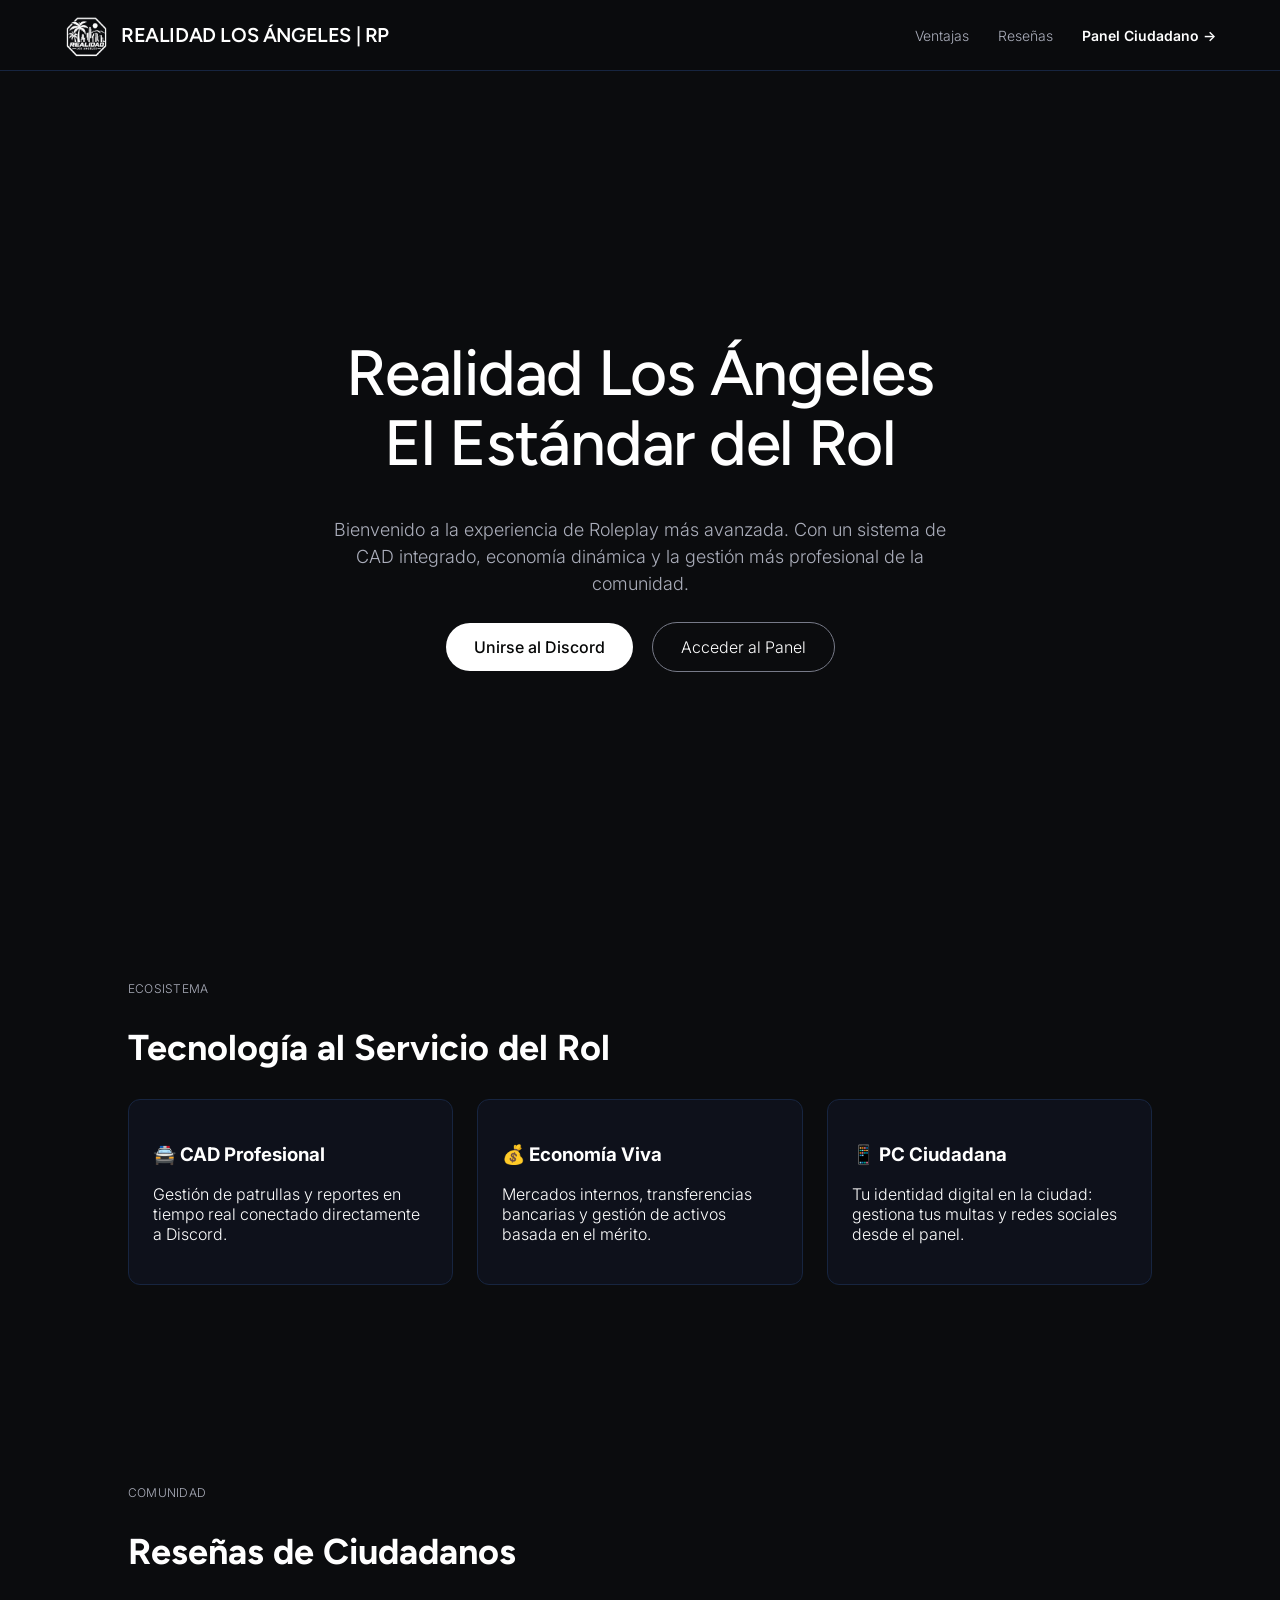
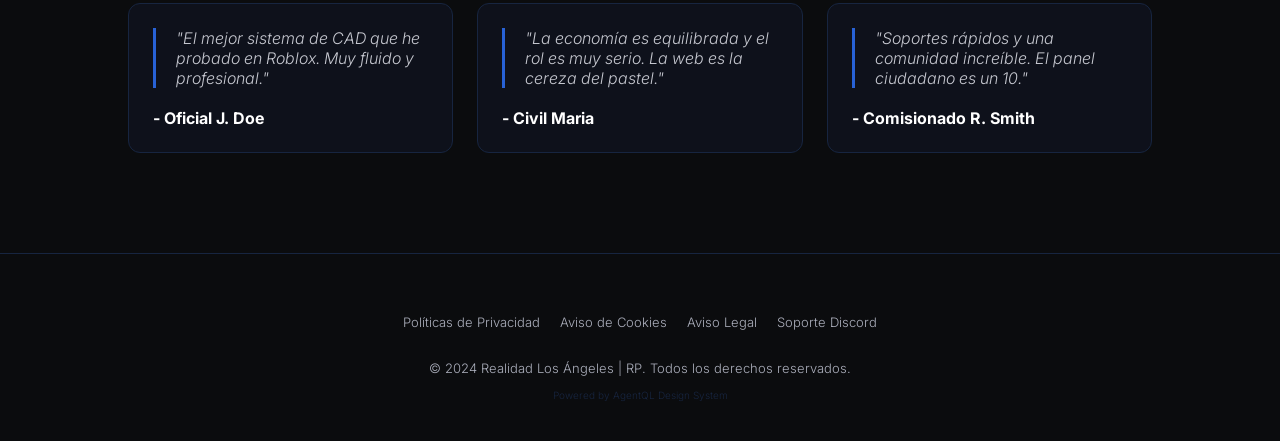
<file: index (2).html>
<!DOCTYPE html>
<html lang="es">
<head>
    <meta charset="UTF-8">
    <meta name="viewport" content="width=device-width, initial-scale=1.0">
    
    <!-- 8. META TÍTULOS Y DESCRIPCIONES (SEO) -->
    <title>Realidad Los Ángeles | RP - La Comunidad de Roleplay más Avanzada</title>
    <meta name="description" content="Únete a Realidad Los Ángeles | RP. Un servidor de ERLC con sistema CAD propio, economía real y la mayor inmersión en el roleplay de Roblox.">
    <meta name="keywords" content="ERLC, Roleplay, Roblox, Realidad LA, CAD RP, Simulador de Vida">
    <meta name="author" content="Realidad Los Ángeles">

    <!-- 11. FAVICON -->
    <link rel="icon" href="logo.png" type="image/png">

    <!-- Fuentes AgentQL -->
    <link href="https://fonts.googleapis.com/css2?family=Figtree:wght@500;600&family=Inter:wght@300;400;500&display=swap" rel="stylesheet">

    <style>
        :root {
            --color-void: #0b0c0e;
            --color-abyss: #0e111b;
            --color-deep-sea: #0d172b;
            --color-cobalt-panel: #12244f;
            --color-signal-blue: #2862d7;
            --color-quartz: #ffffff;
            --color-ash: #abaebb;
            --color-mist: #c7c9d1;
            --color-obsidian-edge: #172540;
            --aurora-purple: radial-gradient(79% 95% at 38% -53%, rgba(98, 95, 255, 0.38) 0px, rgba(0, 0, 0, 0));
            --plasma-pink: radial-gradient(28% 22% at 72% 103%, rgba(255, 125, 218, 0.33) 0px, rgba(0, 0, 0, 0));
        }

        body, html {
            margin: 0; padding: 0;
            background-color: var(--color-void);
            color: var(--color-quartz);
            font-family: 'Inter', sans-serif;
            font-weight: 300;
            scroll-behavior: smooth;
            overflow-x: hidden;
        }

        .bg-glow {
            position: fixed; top: 0; left: 0; width: 100%; height: 100%;
            z-index: -1; background: var(--color-void);
        }
        .glow-1 { position: absolute; width: 100%; height: 100%; background: var(--aurora-purple); }
        .glow-2 { position: absolute; width: 100%; height: 100%; background: var(--plasma-pink); }

        nav {
            position: sticky; top: 0; height: 70px;
            background: rgba(11, 12, 14, 0.8);
            backdrop-filter: blur(12px);
            display: flex; justify-content: space-between; align-items: center;
            padding: 0 5%; z-index: 100;
            border-bottom: 1px solid var(--color-obsidian-edge);
        }

        .logo-container { display: flex; align-items: center; gap: 12px; }
        .logo-img { width: 45px; height: 45px; object-fit: contain; }
        .logo-text { font-family: 'Figtree', sans-serif; font-weight: 600; font-size: 20px; letter-spacing: -0.02em; }

        .nav-links a { color: var(--color-ash); text-decoration: none; margin-left: 25px; font-size: 14px; transition: 0.3s; }
        .nav-links a:hover { color: var(--color-quartz); }

        .hero {
            height: 90vh; display: flex; flex-direction: column;
            justify-content: center; align-items: center; text-align: center; padding: 0 20px;
        }

        .hero h1 {
            font-family: 'Figtree', sans-serif; font-size: 64px; font-weight: 500;
            letter-spacing: -1.28px; margin-bottom: 20px; line-height: 1.1;
        }

        .hero p { color: var(--color-ash); font-size: 18px; max-width: 650px; margin-bottom: 40px; line-height: 1.5; }

        .btn-primary {
            background: var(--color-quartz); color: #050606;
            padding: 14px 28px; border-radius: 9999px;
            text-decoration: none; font-weight: 500; font-size: 16px; transition: 0.3s;
        }
        .btn-primary:hover { transform: scale(1.05); opacity: 0.9; }

        .btn-ghost {
            border: 1px solid #777a88; color: var(--color-quartz);
            padding: 14px 28px; border-radius: 9999px;
            text-decoration: none; margin-left: 15px; transition: 0.3s;
        }
        .btn-ghost:hover { background: rgba(255,255,255,0.1); }

        section { padding: 100px 10%; max-width: 1200px; margin: 0 auto; }
        .section-label { color: var(--color-ash); font-size: 12px; text-transform: uppercase; letter-spacing: 0.02em; margin-bottom: 10px; display: block; }
        h2 { font-family: 'Figtree', sans-serif; font-size: 36px; margin-bottom: 30px; }

        .grid { display: grid; grid-template-columns: repeat(auto-fit, minmax(300px, 1fr)); gap: 24px; }
        .card {
            background: var(--color-abyss); border: 1px solid var(--color-obsidian-edge);
            border-radius: 12px; padding: 24px; transition: 0.3s;
        }
        .card:hover { background: var(--color-deep-sea); transform: translateY(-5px); box-shadow: 0 4px 30px rgba(0,0,0,0.5); }

        /* 3. SECCIÓN DE RESEÑAS */
        .testimonial {
            font-style: italic;
            color: var(--color-mist);
            border-left: 3px solid var(--color-signal-blue);
            padding-left: 20px;
            margin-bottom: 20px;
        }

        footer {
            background: var(--color-void); padding: 60px 10% 30px;
            border-top: 1px solid var(--color-obsidian-edge);
            text-align: center; color: var(--color-ash); font-size: 13px;
        }

        .footer-links {
            margin-bottom: 30px;
            display: flex; justify-content: center; gap: 20px; flex-wrap: wrap;
        }

        .footer-links a {
            color: var(--color-ash); text-decoration: none; transition: 0.3s;
        }
        .footer-links a:hover { color: var(--color-quartz); }

        @media (max-width: 768px) { .hero h1 { font-size: 40px; } .nav-links { display: none; } }
    </style>
</head>
<body>

    <div class="bg-glow">
        <div class="glow-1"></div>
        <div class="glow-2"></div>
    </div>

    <nav>
        <div class="logo-container">
            <img src="logo.png" class="logo-img" alt="Logo de Realidad Los Ángeles RP">
            <div class="logo-text">REALIDAD LOS ÁNGELES | RP</div>
        </div>
        <div class="nav-links">
            <a href="#ventajas">Ventajas</a>
            <a href="#resenas">Reseñas</a>
            <a href="panel.html" style="color: var(--color-quartz); font-weight: 600;">Panel Ciudadano →</a>
        </div>
    </nav>

    <div class="hero">
        <h1 id="main-title">Realidad Los Ángeles <br>El Estándar del Rol</h1>
        <p>Bienvenido a la experiencia de Roleplay más avanzada. Con un sistema de CAD integrado, economía dinámica y la gestión más profesional de la comunidad.</p>
        <div>
            <a href="https://discord.com/invite/qytyw8E9dn" class="btn-primary">Unirse al Discord</a>
            <a href="panel.html" class="btn-ghost">Acceder al Panel</a>
        </div>
    </div>

    <section id="ventajas">
        <span class="section-label">Ecosistema</span>
        <h2 id="ventajas-title">Tecnología al Servicio del Rol</h2>
        <div class="grid">
            <div class="card">
                <h3 style="color: var(--color-quartz);">🚔 CAD Profesional</h3>
                <p>Gestión de patrullas y reportes en tiempo real conectado directamente a Discord.</p>
            </div>
            <div class="card">
                <h3 style="color: var(--color-quartz);">💰 Economía Viva</h3>
                <p>Mercados internos, transferencias bancarias y gestión de activos basada en el mérito.</p>
            </div>
            <div class="card">
                <h3 style="color: var(--color-quartz);">📱 PC Ciudadana</h3>
                <p>Tu identidad digital en la ciudad: gestiona tus multas y redes sociales desde el panel.</p>
            </div>
        </div>
    </section>

    <section id="resenas">
        <span class="section-label">Comunidad</span>
        <h2>Reseñas de Ciudadanos</h2>
        <div class="grid">
            <div class="card">
                <div class="testimonial">"El mejor sistema de CAD que he probado en Roblox. Muy fluido y profesional."</div>
                <strong>- Oficial J. Doe</strong>
            </div>
            <div class="card">
                <div class="testimonial">"La economía es equilibrada y el rol es muy serio. La web es la cereza del pastel."</div>
                <strong>- Civil Maria</strong>
            </div>
            <div class="card">
                <div class="testimonial">"Soportes rápidos y una comunidad increíble. El panel ciudadano es un 10."</div>
                <strong>- Comisionado R. Smith</strong>
            </div>
        </div>
    </section>

    <footer>
        <div class="footer-links">
            <a href="#politicas">Políticas de Privacidad</a>
            <a href="#cookies">Aviso de Cookies</a>
            <a href="#legal">Aviso Legal</a>
            <a href="https://discord.com/invite/qytyw8L9dn">Soporte Discord</a>
        </div>
        <p>&copy; 2024 Realidad Los Ángeles | RP. Todos los derechos reservados.</p>
        <p style="font-size: 10px; margin-top: 10px; color: var(--color-obsidian-edge);">Powered by AgentQL Design System</p>
    </footer>

</body>
</html>
</file>
